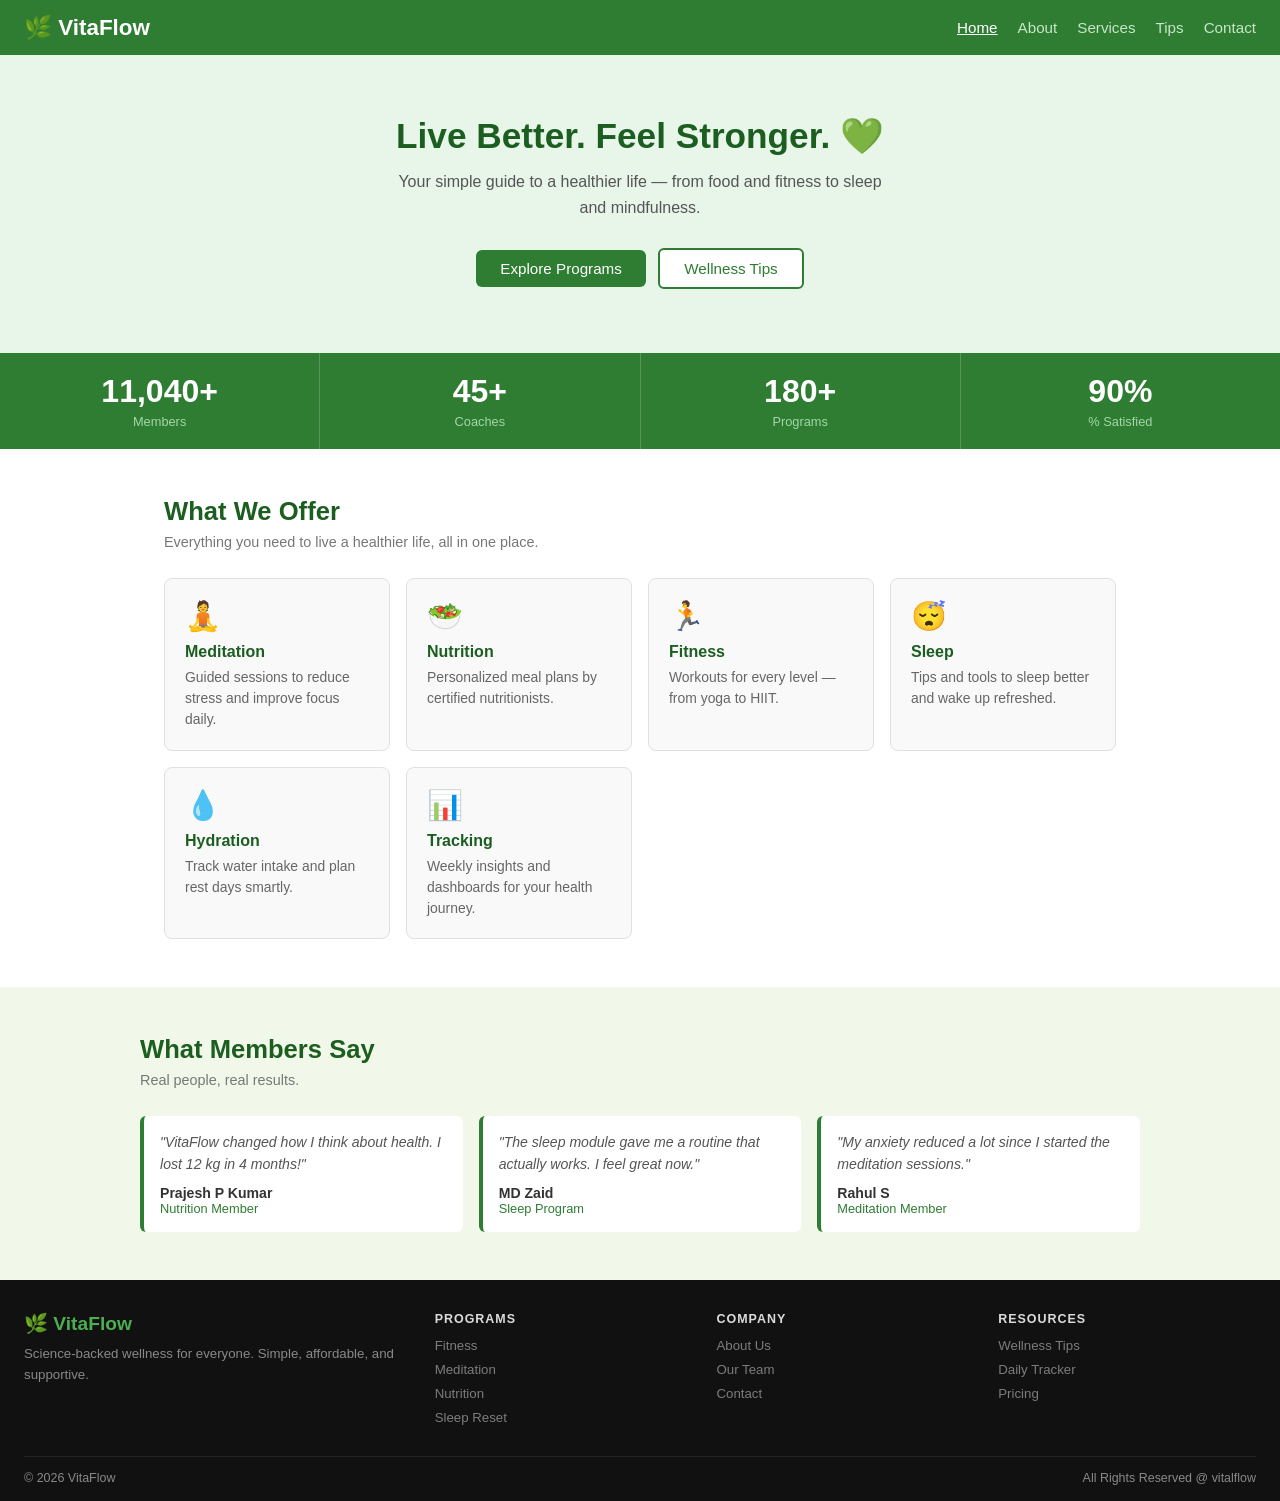
<file: index.html>
<!DOCTYPE html>
<html lang="en">
<head>
  <meta charset="UTF-8" />
  <meta name="viewport" content="width=device-width, initial-scale=1.0"/>
  <title>VitaFlow - Home</title>
  <link rel="stylesheet" href="style.css"/>
</head>
<body>

<nav>
  <a class="logo" href="index.html">🌿 VitaFlow</a>
  <ul class="nav-links">
    <li><a href="index.html" class="active">Home</a></li>
    <li><a href="about.html">About</a></li>
    <li><a href="services.html">Services</a></li>
    <li><a href="tips.html">Tips</a></li>
    <li><a href="contact.html">Contact</a></li>
  </ul>
</nav>

<div class="hero">
  <h1>Live Better. Feel Stronger. 💚</h1>
  <p>Your simple guide to a healthier life — from food and fitness to sleep and mindfulness.</p>
  <a href="services.html" class="btn btn-green">Explore Programs</a>
  <a href="tips.html" class="btn btn-white">Wellness Tips</a>
</div>

<div class="stats">
  <div class="stat"><div class="num" data-target="12000">0</div><div class="label">Members</div></div>
  <div class="stat"><div class="num" data-target="48">0</div><div class="label">Coaches</div></div>
  <div class="stat"><div class="num" data-target="200">0</div><div class="label">Programs</div></div>
  <div class="stat"><div class="num" data-target="98">0</div><div class="label">% Satisfied</div></div>
</div>

<div class="section">
  <h2>What We Offer</h2>
  <p class="sub">Everything you need to live a healthier life, all in one place.</p>
  <div class="grid">
    <div class="card"><div class="icon">🧘</div><h3>Meditation</h3><p>Guided sessions to reduce stress and improve focus daily.</p></div>
    <div class="card"><div class="icon">🥗</div><h3>Nutrition</h3><p>Personalized meal plans by certified nutritionists.</p></div>
    <div class="card"><div class="icon">🏃</div><h3>Fitness</h3><p>Workouts for every level — from yoga to HIIT.</p></div>
    <div class="card"><div class="icon">😴</div><h3>Sleep</h3><p>Tips and tools to sleep better and wake up refreshed.</p></div>
    <div class="card"><div class="icon">💧</div><h3>Hydration</h3><p>Track water intake and plan rest days smartly.</p></div>
    <div class="card"><div class="icon">📊</div><h3>Tracking</h3><p>Weekly insights and dashboards for your health journey.</p></div>
  </div>
</div>

<div class="bg-light">
  <div class="inner">
    <h2>What Members Say</h2>
    <p class="sub">Real people, real results.</p>
    <div class="testi-grid">
      <div class="testi"><p>"VitaFlow changed how I think about health. I lost 12 kg in 4 months!"</p><div class="name">Prajesh P Kumar</div><div class="role">Nutrition Member</div></div>
      <div class="testi"><p>"The sleep module gave me a routine that actually works. I feel great now."</p><div class="name">MD Zaid</div><div class="role">Sleep Program</div></div>
      <div class="testi"><p>"My anxiety reduced a lot since I started the meditation sessions."</p><div class="name">Rahul S</div><div class="role">Meditation Member</div></div>
    </div>
  </div>
</div>

<footer>
  <div class="footer-grid">
    <div class="brand">
      <div class="footer-logo">🌿 VitaFlow</div>
      <p>Science-backed wellness for everyone. Simple, affordable, and supportive.</p>
    </div>
    <div>
      <h5>Programs</h5>
      <ul>
        <li><a href="services.html">Fitness</a></li>
        <li><a href="services.html">Meditation</a></li>
        <li><a href="services.html">Nutrition</a></li>
        <li><a href="services.html">Sleep Reset</a></li>
      </ul>
    </div>
    <div>
      <h5>Company</h5>
      <ul>
        <li><a href="about.html">About Us</a></li>
        <li><a href="about.html">Our Team</a></li>
        <li><a href="contact.html">Contact</a></li>
      </ul>
    </div>
    <div>
      <h5>Resources</h5>
      <ul>
        <li><a href="tips.html">Wellness Tips</a></li>
        <li><a href="tips.html">Daily Tracker</a></li>
        <li><a href="services.html">Pricing</a></li>
      </ul>
    </div>
  </div>
  <div class="footer-bottom">
    <span>© 2026 VitaFlow</span>
    <span>All Rights Reserved @ vitalflow</span>
  </div>
</footer>

<script>
  const obs = new IntersectionObserver(entries => {
    entries.forEach(e => {
      if (!e.isIntersecting) return;
      const el = e.target, target = +el.dataset.target;
      let n = 0;
      const step = Math.ceil(target / 50);
      const t = setInterval(() => {
        n = Math.min(n + step, target);
        el.textContent = n.toLocaleString() + (target === 98 ? '%' : '+');
        if (n >= target) clearInterval(t);
      }, 28);
      obs.unobserve(el);
    });
  }, { threshold: 0.5 });
  document.querySelectorAll('[data-target]').forEach(el => obs.observe(el));
</script>

</body>
</html>
</file>
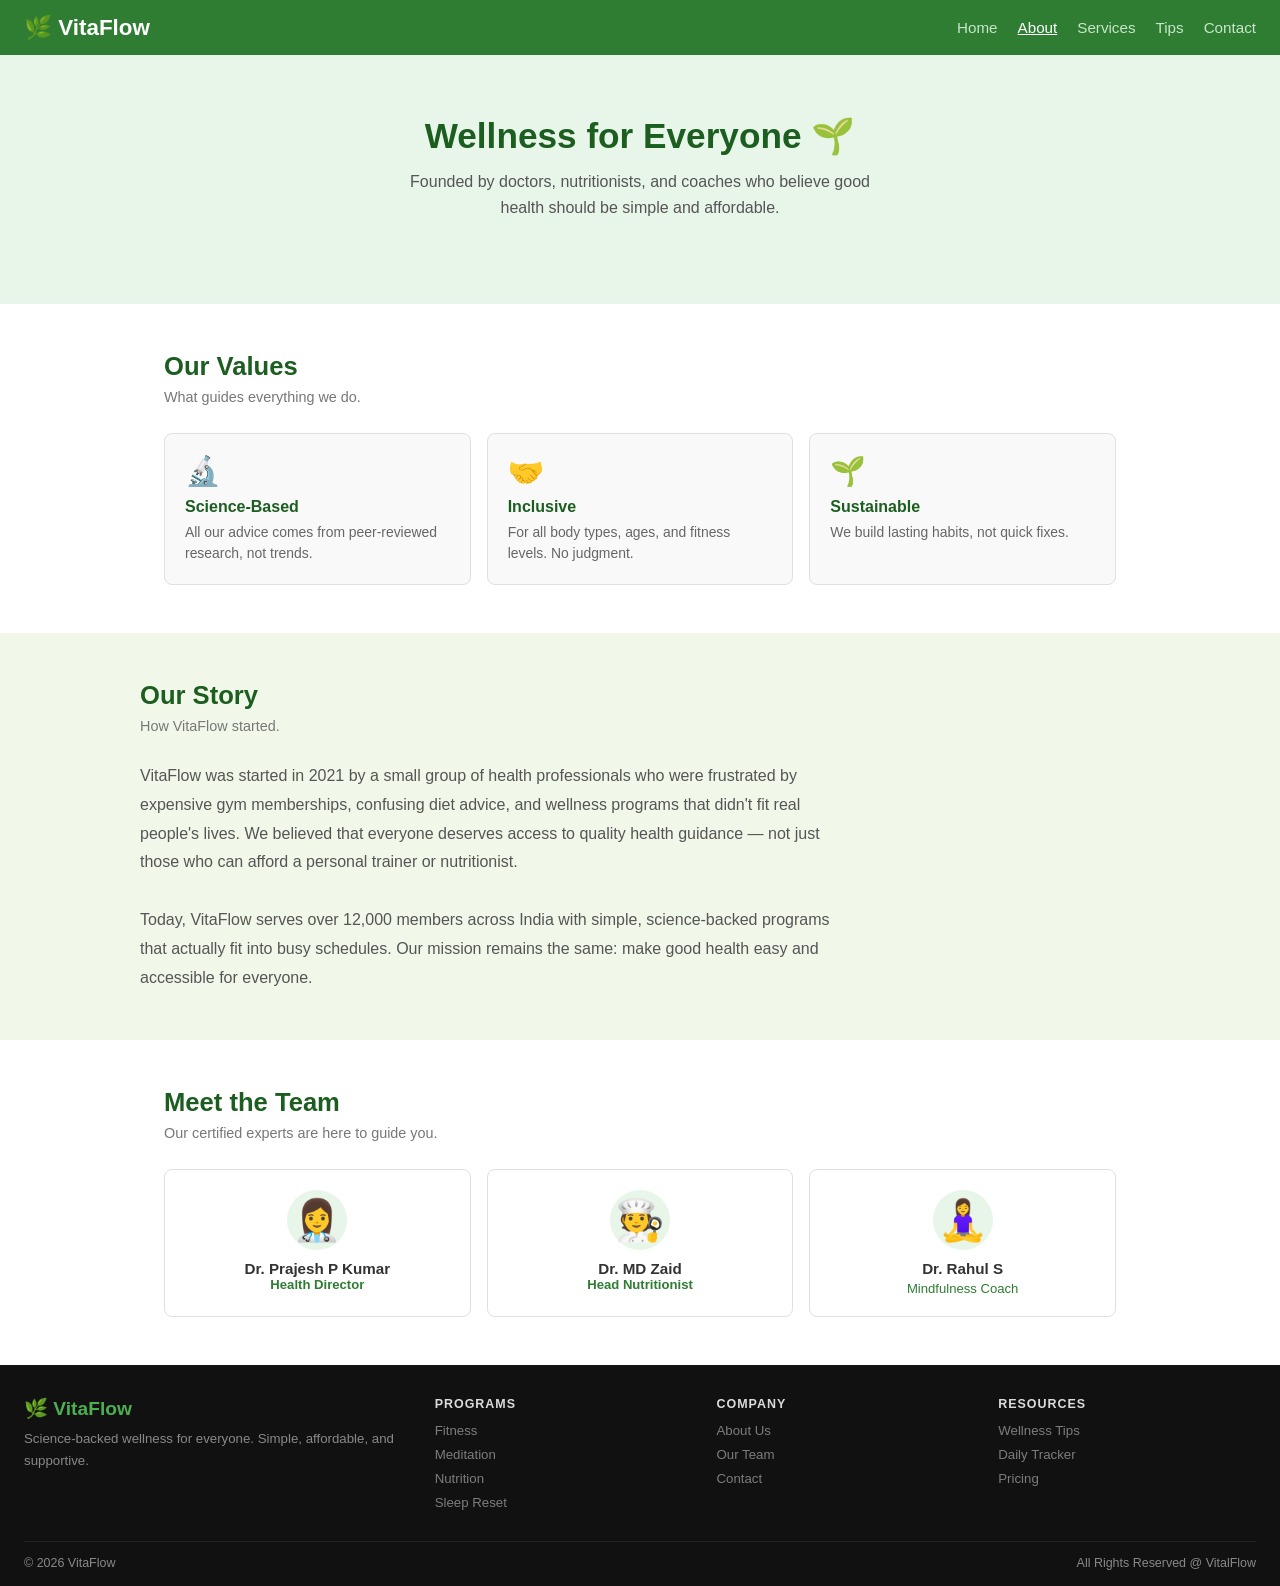
<file: about.html>
<!DOCTYPE html>
<html lang="en">
<head>
  <meta charset="UTF-8" />
  <meta name="viewport" content="width=device-width, initial-scale=1.0"/>
  <title>VitaFlow - About</title>
  <link rel="stylesheet" href="style.css"/>
</head>
<body>

<nav>
  <a class="logo" href="index.html">🌿 VitaFlow</a>
  <ul class="nav-links">
    <li><a href="index.html">Home</a></li>
    <li><a href="about.html" class="active">About</a></li>
    <li><a href="services.html">Services</a></li>
    <li><a href="tips.html">Tips</a></li>
    <li><a href="contact.html">Contact</a></li>
  </ul>
</nav>

<div class="hero">
  <h1>Wellness for Everyone 🌱</h1>
  <p>Founded by doctors, nutritionists, and coaches who believe good health should be simple and affordable.</p>
</div>

<div class="section">
  <h2>Our Values</h2>
  <p class="sub">What guides everything we do.</p>
  <div class="grid">
    <div class="card"><div class="icon">🔬</div><h3>Science-Based</h3><p>All our advice comes from peer-reviewed research, not trends.</p></div>
    <div class="card"><div class="icon">🤝</div><h3>Inclusive</h3><p>For all body types, ages, and fitness levels. No judgment.</p></div>
    <div class="card"><div class="icon">🌱</div><h3>Sustainable</h3><p>We build lasting habits, not quick fixes.</p></div>
  </div>
</div>

<div class="bg-light">
  <div class="inner">
    <h2>Our Story</h2>
    <p class="sub">How VitaFlow started.</p>
    <p style="color:#555; line-height:1.8; max-width:700px;">
      VitaFlow was started in 2021 by a small group of health professionals who were frustrated by expensive gym memberships,
      confusing diet advice, and wellness programs that didn't fit real people's lives. We believed that everyone deserves
      access to quality health guidance — not just those who can afford a personal trainer or nutritionist.
      <br><br>
      Today, VitaFlow serves over 12,000 members across India with simple, science-backed programs that actually fit into
      busy schedules. Our mission remains the same: make good health easy and accessible for everyone.
    </p>
  </div>
</div>

<div class="section">
  <h2>Meet the Team</h2>
  <p class="sub">Our certified experts are here to guide you.</p>
  <div class="team-grid">
    <div class="team-card"><div class="avatar">👩‍⚕️</div><h4>Dr. Prajesh P Kumar<p>Health Director</p></div>
    <div class="team-card"><div class="avatar">🧑‍🍳</div><h4>Dr. MD Zaid<p>Head Nutritionist</p></div>
    <div class="team-card"><div class="avatar">🧘‍♀️</div><h4>Dr. Rahul S</h4><p>Mindfulness Coach</p></div>
  </div>
</div>

<footer>
  <div class="footer-grid">
    <div class="brand">
      <div class="footer-logo">🌿 VitaFlow</div>
      <p>Science-backed wellness for everyone. Simple, affordable, and supportive.</p>
    </div>
    <div>
      <h5>Programs</h5>
      <ul>
        <li><a href="services.html">Fitness</a></li>
        <li><a href="services.html">Meditation</a></li>
        <li><a href="services.html">Nutrition</a></li>
        <li><a href="services.html">Sleep Reset</a></li>
      </ul>
    </div>
    <div>
      <h5>Company</h5>
      <ul>
        <li><a href="about.html">About Us</a></li>
        <li><a href="about.html">Our Team</a></li>
        <li><a href="contact.html">Contact</a></li>
      </ul>
    </div>
    <div>
      <h5>Resources</h5>
      <ul>
        <li><a href="tips.html">Wellness Tips</a></li>
        <li><a href="tips.html">Daily Tracker</a></li>
        <li><a href="services.html">Pricing</a></li>
      </ul>
    </div>
  </div>
  <div class="footer-bottom">
    <span>© 2026 VitaFlow</span>
    <span>All Rights Reserved @ VitalFlow</span>
  </div>
</footer>

</body>
</html>
</file>
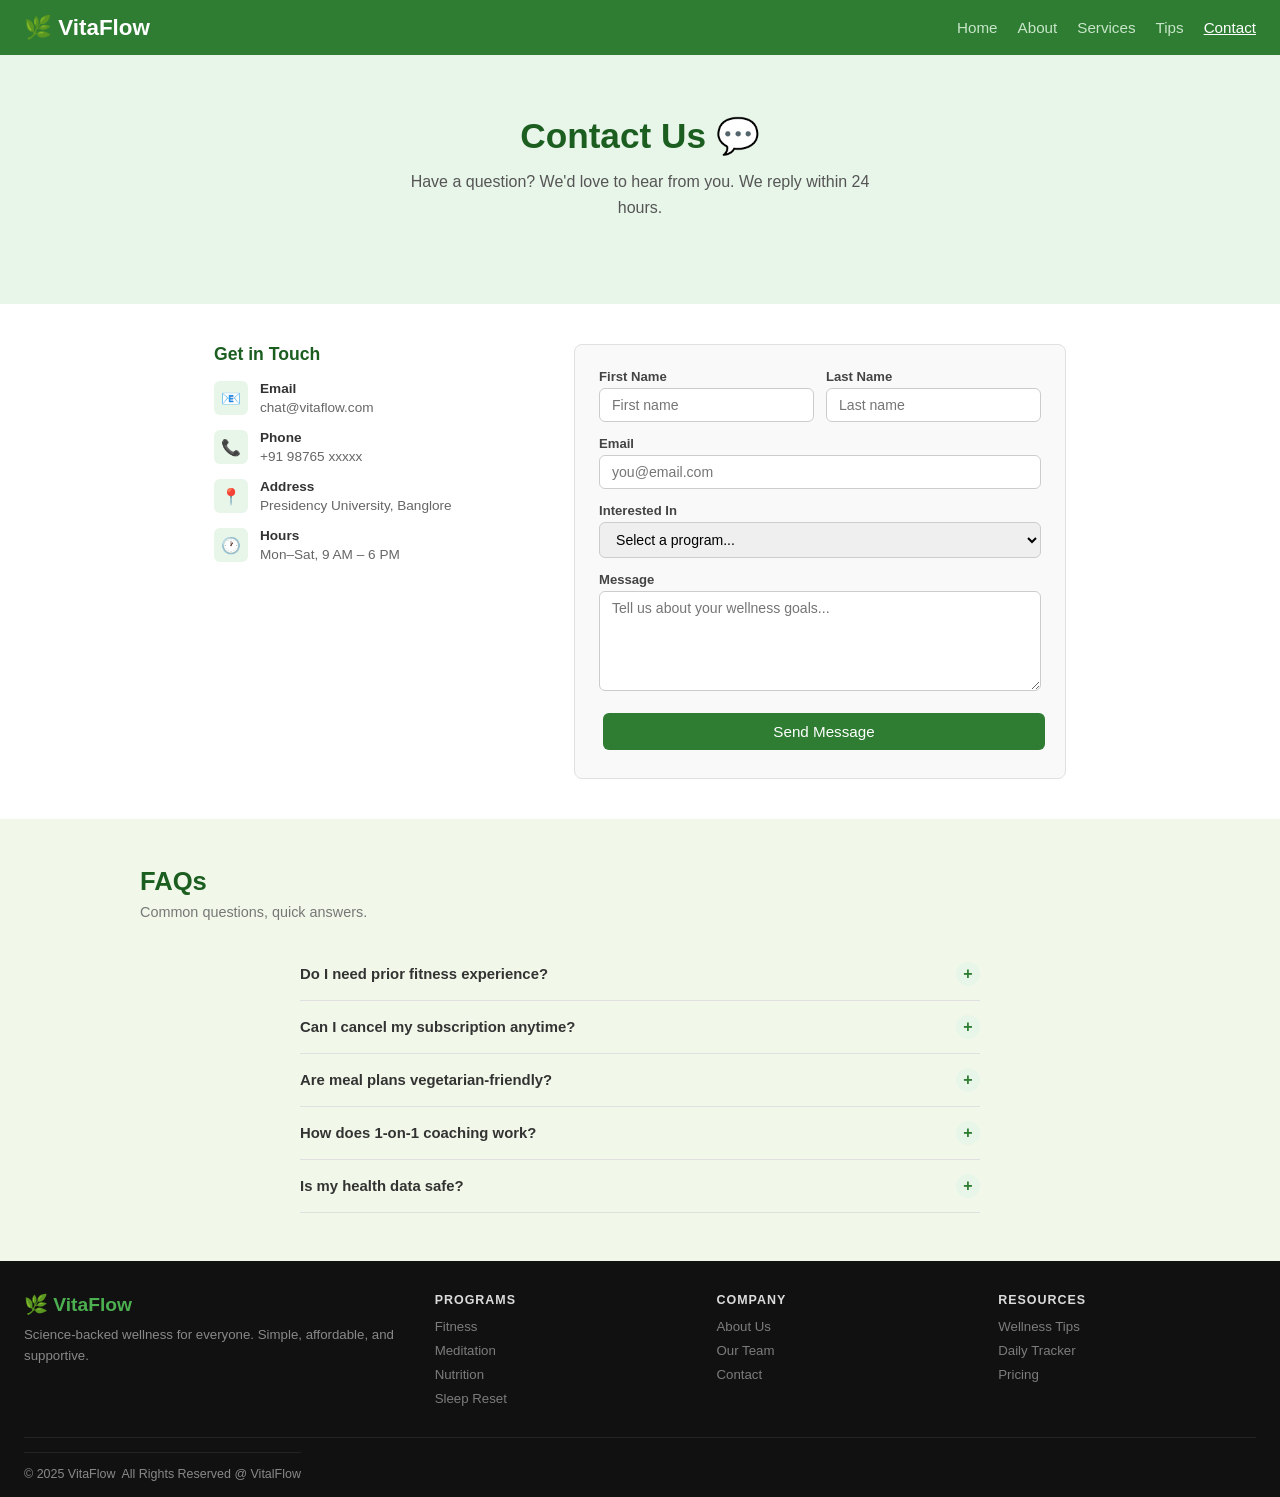
<file: contact.html>
<!DOCTYPE html>
<html lang="en">
<head>
  <meta charset="UTF-8" />
  <meta name="viewport" content="width=device-width, initial-scale=1.0"/>
  <title>VitaFlow - Contact</title>
  <link rel="stylesheet" href="style.css"/>
</head>
<body>

<nav>
  <a class="logo" href="index.html">🌿 VitaFlow</a>
  <ul class="nav-links">
    <li><a href="index.html">Home</a></li>
    <li><a href="about.html">About</a></li>
    <li><a href="services.html">Services</a></li>
    <li><a href="tips.html">Tips</a></li>
    <li><a href="contact.html" class="active">Contact</a></li>
  </ul>
</nav>

<div class="hero">
  <h1>Contact Us 💬</h1>
  <p>Have a question? We'd love to hear from you. We reply within 24 hours.</p>
</div>

<div class="contact-body">
  <div class="c-info">
    <h3>Get in Touch</h3>
    <div class="c-row"><div class="c-icon">📧</div><div><strong>Email</strong><span>chat@vitaflow.com</span></div></div>
    <div class="c-row"><div class="c-icon">📞</div><div><strong>Phone</strong><span>+91 98765 xxxxx</span></div></div>
    <div class="c-row"><div class="c-icon">📍</div><div><strong>Address</strong><span>Presidency University, Banglore</span></div></div>
    <div class="c-row"><div class="c-icon">🕐</div><div><strong>Hours</strong><span>Mon–Sat, 9 AM – 6 PM</span></div></div>
  </div>

  <div class="c-form">
    <div id="formInner">
      <div class="form-row">
        <div class="form-group"><label>First Name</label><input type="text" id="fname" placeholder="First name"/></div>
        <div class="form-group"><label>Last Name</label><input type="text" placeholder="Last name"/></div>
      </div>
      <div class="form-group"><label>Email</label><input type="email" id="email" placeholder="you@email.com"/></div>
      <div class="form-group">
        <label>Interested In</label>
        <select>
          <option>Select a program...</option>
          <option>Fitness</option>
          <option>Meditation</option>
          <option>Nutrition</option>
          <option>Sleep Reset</option>
          <option>1-on-1 Coaching</option>
          <option>General Inquiry</option>
        </select>
      </div>
      <div class="form-group"><label>Message</label><textarea placeholder="Tell us about your wellness goals..."></textarea></div>
      <button class="btn btn-green" style="width:100%" onclick="submitForm()">Send Message</button>
    </div>
    <div class="success-box" id="formSuccess">
      <div class="s-icon">✅</div>
      <h3>Message Sent!</h3>
      <p>We'll get back to you within 24 hours.</p>
      <br>
      <a href="tips.html" class="btn btn-white">Browse Tips</a>
    </div>
  </div>
</div>

<div class="bg-light">
  <div class="inner">
    <h2>FAQs</h2>
    <p class="sub">Common questions, quick answers.</p>
    <div class="faq-wrap" id="faqList"></div>
  </div>
</div>

<footer>
  <div class="footer-grid">
    <div class="brand">
      <div class="footer-logo">🌿 VitaFlow</div>
      <p>Science-backed wellness for everyone. Simple, affordable, and supportive.</p>
    </div>
    <div>
      <h5>Programs</h5>
      <ul>
        <li><a href="services.html">Fitness</a></li>
        <li><a href="services.html">Meditation</a></li>
        <li><a href="services.html">Nutrition</a></li>
        <li><a href="services.html">Sleep Reset</a></li>
      </ul>
    </div>
    <div>
      <h5>Company</h5>
      <ul>
        <li><a href="about.html">About Us</a></li>
        <li><a href="about.html">Our Team</a></li>
        <li><a href="contact.html">Contact</a></li>
      </ul>
    </div>
    <div>
      <h5>Resources</h5>
      <ul>
        <li><a href="tips.html">Wellness Tips</a></li>
        <li><a href="tips.html">Daily Tracker</a></li>
        <li><a href="services.html">Pricing</a></li>
      </ul>
    </div>
  </div>
  <div class="footer-bottom">
  <div class="footer-bottom">
    <span>© 2025 VitaFlow</span>
    <span>All Rights Reserved @ VitalFlow</span>
  </div>
</footer>

<script>
  const faqs = [
    { q:'Do I need prior fitness experience?',   a:'No! Our programs suit all levels, including complete beginners.' },
    { q:'Can I cancel my subscription anytime?', a:'Yes — no contracts. Cancel or pause anytime from your account.' },
    { q:'Are meal plans vegetarian-friendly?',   a:'Yes! We support vegetarian, vegan, gluten-free, and other needs.' },
    { q:'How does 1-on-1 coaching work?',        a:'Premium members get 45-min video sessions with a certified coach.' },
    { q:'Is my health data safe?',               a:'All data is encrypted and never shared. Delete it anytime you want.' },
  ];

  document.getElementById('faqList').innerHTML = faqs.map((f, i) => `
    <div class="faq-item" id="faq${i}">
      <div class="faq-q" onclick="document.getElementById('faq${i}').classList.toggle('open')">
        <span>${f.q}</span><div class="faq-icon">+</div>
      </div>
      <div class="faq-a">${f.a}</div>
    </div>
  `).join('');

  function submitForm() {
    if (!document.getElementById('fname').value || !document.getElementById('email').value) {
      alert('Please fill in your name and email.'); return;
    }
    document.getElementById('formInner').style.display = 'none';
    document.getElementById('formSuccess').style.display = 'block';
  }
</script>

</body>
</html>
</file>
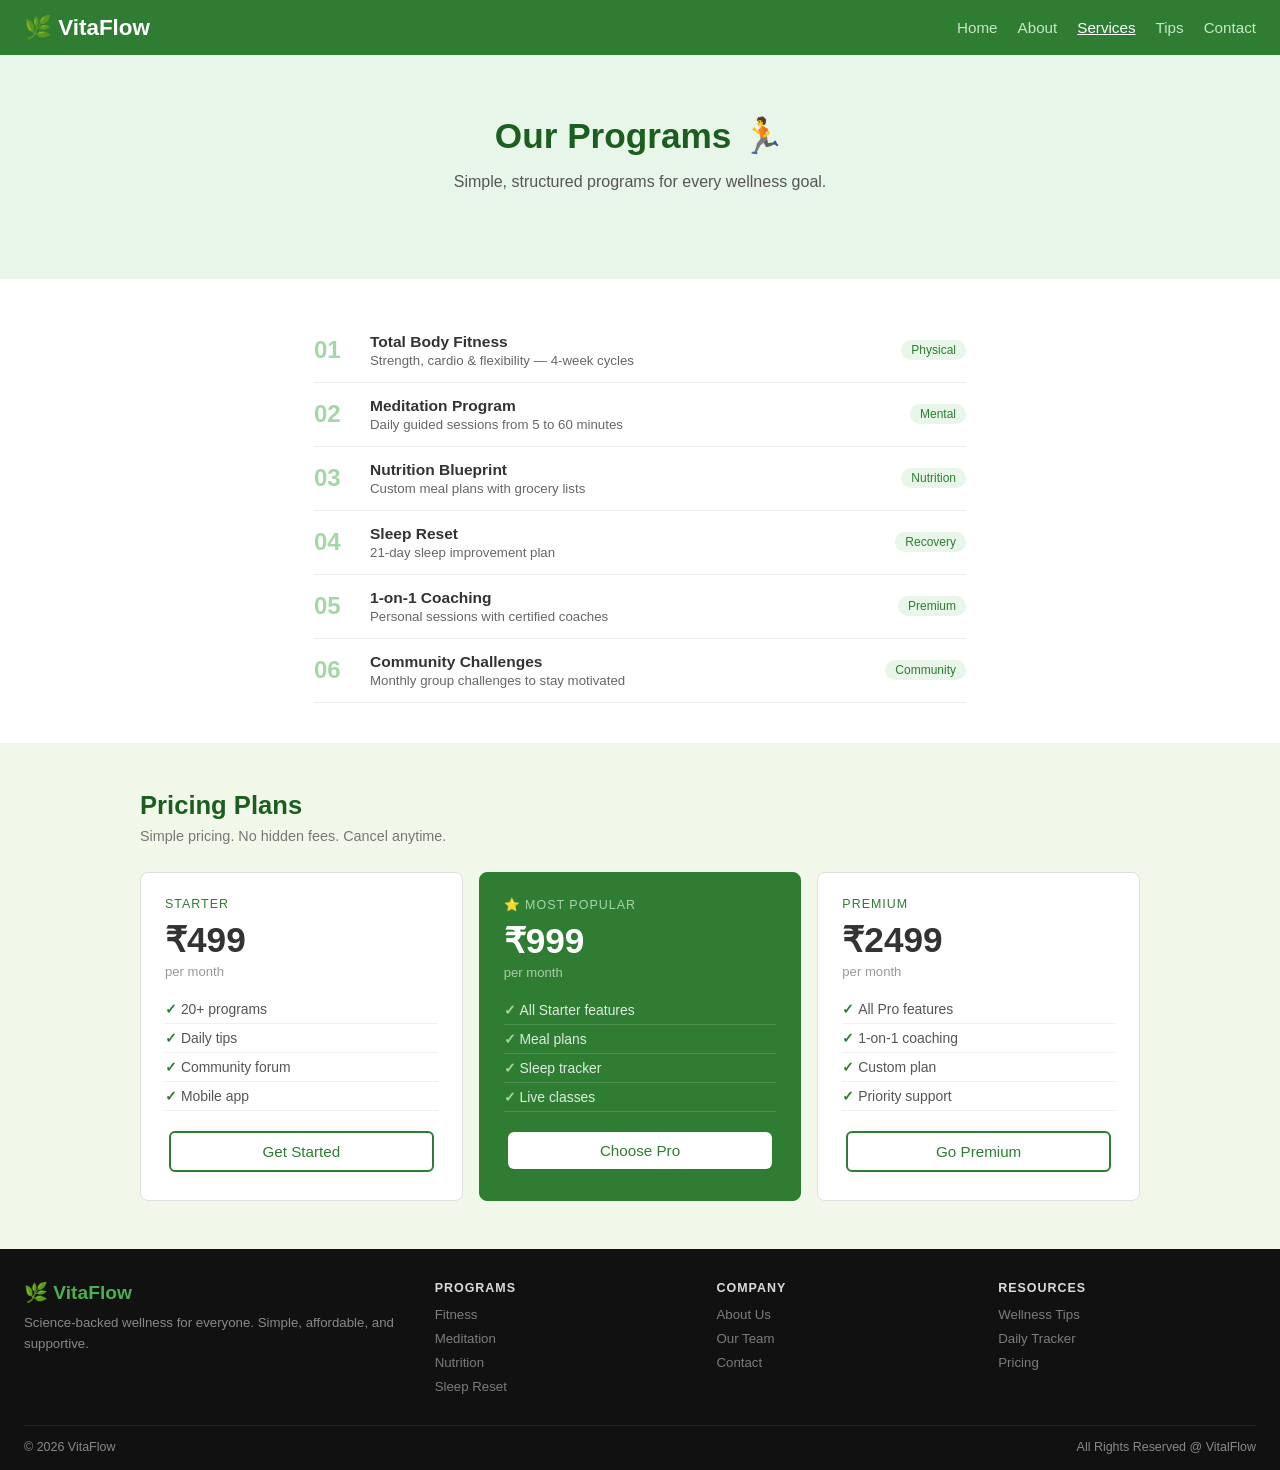
<file: services.html>
<!DOCTYPE html>
<html lang="en">
<head>
  <meta charset="UTF-8" />
  <meta name="viewport" content="width=device-width, initial-scale=1.0"/>
  <title>VitaFlow - Services</title>
  <link rel="stylesheet" href="style.css"/>
</head>
<body>

<nav>
  <a class="logo" href="index.html">🌿 VitaFlow</a>
  <ul class="nav-links">
    <li><a href="index.html">Home</a></li>
    <li><a href="about.html">About</a></li>
    <li><a href="services.html" class="active">Services</a></li>
    <li><a href="tips.html">Tips</a></li>
    <li><a href="contact.html">Contact</a></li>
  </ul>
</nav>

<div class="hero">
  <h1>Our Programs 🏃</h1>
  <p>Simple, structured programs for every wellness goal.</p>
</div>

<div class="svc-list">
  <div class="svc-row"><div class="svc-num">01</div><div class="svc-info"><h3>Total Body Fitness</h3><p>Strength, cardio & flexibility — 4-week cycles</p></div><span class="svc-tag">Physical</span></div>
  <div class="svc-row"><div class="svc-num">02</div><div class="svc-info"><h3>Meditation Program</h3><p>Daily guided sessions from 5 to 60 minutes</p></div><span class="svc-tag">Mental</span></div>
  <div class="svc-row"><div class="svc-num">03</div><div class="svc-info"><h3>Nutrition Blueprint</h3><p>Custom meal plans with grocery lists</p></div><span class="svc-tag">Nutrition</span></div>
  <div class="svc-row"><div class="svc-num">04</div><div class="svc-info"><h3>Sleep Reset</h3><p>21-day sleep improvement plan</p></div><span class="svc-tag">Recovery</span></div>
  <div class="svc-row"><div class="svc-num">05</div><div class="svc-info"><h3>1-on-1 Coaching</h3><p>Personal sessions with certified coaches</p></div><span class="svc-tag">Premium</span></div>
  <div class="svc-row"><div class="svc-num">06</div><div class="svc-info"><h3>Community Challenges</h3><p>Monthly group challenges to stay motivated</p></div><span class="svc-tag">Community</span></div>
</div>

<div class="bg-light">
  <div class="inner">
    <h2>Pricing Plans</h2>
    <p class="sub">Simple pricing. No hidden fees. Cancel anytime.</p>
    <div class="price-grid">
      <div class="price-card">
        <div class="plan">Starter</div>
        <div class="price">₹499</div>
        <div class="per">per month</div>
        <ul>
          <li>20+ programs</li>
          <li>Daily tips</li>
          <li>Community forum</li>
          <li>Mobile app</li>
        </ul>
        <a href="contact.html" class="btn btn-white" style="display:block;text-align:center;">Get Started</a>
      </div>
      <div class="price-card featured">
        <div class="plan">⭐ Most Popular</div>
        <div class="price">₹999</div>
        <div class="per">per month</div>
        <ul>
          <li>All Starter features</li>
          <li>Meal plans</li>
          <li>Sleep tracker</li>
          <li>Live classes</li>
        </ul>
        <a href="contact.html" class="btn" style="display:block;text-align:center;background:#fff;color:#2e7d32;border-radius:6px;padding:10px;">Choose Pro</a>
      </div>
      <div class="price-card">
        <div class="plan">Premium</div>
        <div class="price">₹2499</div>
        <div class="per">per month</div>
        <ul>
          <li>All Pro features</li>
          <li>1-on-1 coaching</li>
          <li>Custom plan</li>
          <li>Priority support</li>
        </ul>
        <a href="contact.html" class="btn btn-white" style="display:block;text-align:center;">Go Premium</a>
      </div>
    </div>
  </div>
</div>

<footer>
  <div class="footer-grid">
    <div class="brand">
      <div class="footer-logo">🌿 VitaFlow</div>
      <p>Science-backed wellness for everyone. Simple, affordable, and supportive.</p>
    </div>
    <div>
      <h5>Programs</h5>
      <ul>
        <li><a href="services.html">Fitness</a></li>
        <li><a href="services.html">Meditation</a></li>
        <li><a href="services.html">Nutrition</a></li>
        <li><a href="services.html">Sleep Reset</a></li>
      </ul>
    </div>
    <div>
      <h5>Company</h5>
      <ul>
        <li><a href="about.html">About Us</a></li>
        <li><a href="about.html">Our Team</a></li>
        <li><a href="contact.html">Contact</a></li>
      </ul>
    </div>
    <div>
      <h5>Resources</h5>
      <ul>
        <li><a href="tips.html">Wellness Tips</a></li>
        <li><a href="tips.html">Daily Tracker</a></li>
        <li><a href="services.html">Pricing</a></li>
      </ul>
    </div>
  </div>
  <div class="footer-bottom">
    <span>© 2026 VitaFlow</span>
    <span>All Rights Reserved @ VitalFlow</span>
  </div>
</footer>

</body>
</html>
</file>
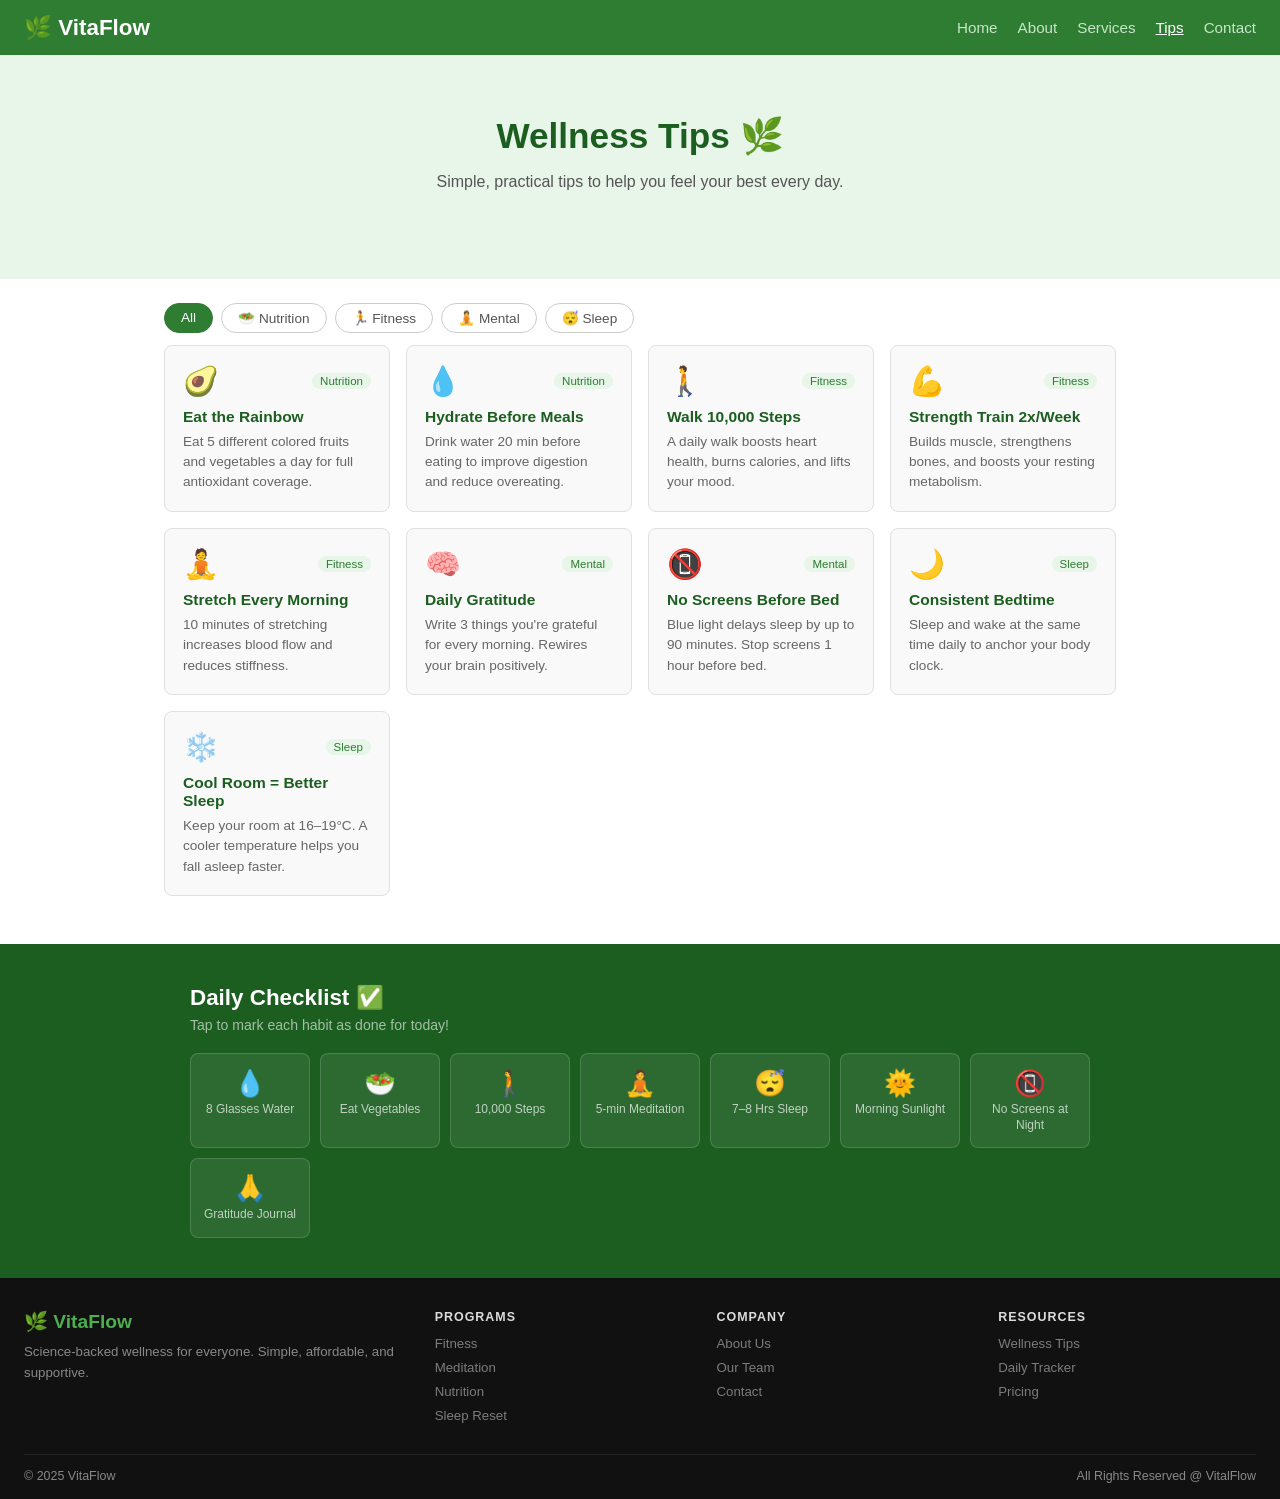
<file: tips.html>
<!DOCTYPE html>
<html lang="en">
<head>
  <meta charset="UTF-8" />
  <meta name="viewport" content="width=device-width, initial-scale=1.0"/>
  <title>VitaFlow - Wellness Tips</title>
  <link rel="stylesheet" href="style.css"/>
</head>
<body>

<nav>
  <a class="logo" href="index.html">🌿 VitaFlow</a>
  <ul class="nav-links">
    <li><a href="index.html">Home</a></li>
    <li><a href="about.html">About</a></li>
    <li><a href="services.html">Services</a></li>
    <li><a href="tips.html" class="active">Tips</a></li>
    <li><a href="contact.html">Contact</a></li>
  </ul>
</nav>

<div class="hero">
  <h1>Wellness Tips 🌿</h1>
  <p>Simple, practical tips to help you feel your best every day.</p>
</div>

<div class="filter-row">
  <button class="f-btn active" onclick="filterTips('all',this)">All</button>
  <button class="f-btn" onclick="filterTips('nutrition',this)">🥗 Nutrition</button>
  <button class="f-btn" onclick="filterTips('fitness',this)">🏃 Fitness</button>
  <button class="f-btn" onclick="filterTips('mental',this)">🧘 Mental</button>
  <button class="f-btn" onclick="filterTips('sleep',this)">😴 Sleep</button>
</div>

<div class="tips-grid" id="tipsGrid"></div>

<div class="tracker-bg">
  <div class="inner">
    <h2>Daily Checklist ✅</h2>
    <p>Tap to mark each habit as done for today!</p>
    <div class="tracker-grid" id="trackerGrid"></div>
  </div>
</div>

<footer>
  <div class="footer-grid">
    <div class="brand">
      <div class="footer-logo">🌿 VitaFlow</div>
      <p>Science-backed wellness for everyone. Simple, affordable, and supportive.</p>
    </div>
    <div>
      <h5>Programs</h5>
      <ul>
        <li><a href="services.html">Fitness</a></li>
        <li><a href="services.html">Meditation</a></li>
        <li><a href="services.html">Nutrition</a></li>
        <li><a href="services.html">Sleep Reset</a></li>
      </ul>
    </div>
    <div>
      <h5>Company</h5>
      <ul>
        <li><a href="about.html">About Us</a></li>
        <li><a href="about.html">Our Team</a></li>
        <li><a href="contact.html">Contact</a></li>
      </ul>
    </div>
    <div>
      <h5>Resources</h5>
      <ul>
        <li><a href="tips.html">Wellness Tips</a></li>
        <li><a href="tips.html">Daily Tracker</a></li>
        <li><a href="services.html">Pricing</a></li>
      </ul>
    </div>
  </div>
  <div class="footer-bottom">
    <span>© 2025 VitaFlow</span>
    <span>All Rights Reserved @ VitalFlow</span>
  </div>
</footer>

<script>
  const tips = [
    { cat:'nutrition', emoji:'🥑', badge:'Nutrition', title:'Eat the Rainbow',        desc:'Eat 5 different colored fruits and vegetables a day for full antioxidant coverage.' },
    { cat:'nutrition', emoji:'💧', badge:'Nutrition', title:'Hydrate Before Meals',   desc:'Drink water 20 min before eating to improve digestion and reduce overeating.' },
    { cat:'fitness',   emoji:'🚶', badge:'Fitness',   title:'Walk 10,000 Steps',      desc:'A daily walk boosts heart health, burns calories, and lifts your mood.' },
    { cat:'fitness',   emoji:'💪', badge:'Fitness',   title:'Strength Train 2x/Week', desc:'Builds muscle, strengthens bones, and boosts your resting metabolism.' },
    { cat:'fitness',   emoji:'🧘', badge:'Fitness',   title:'Stretch Every Morning',  desc:'10 minutes of stretching increases blood flow and reduces stiffness.' },
    { cat:'mental',    emoji:'🧠', badge:'Mental',    title:'Daily Gratitude',        desc:"Write 3 things you're grateful for every morning. Rewires your brain positively." },
    { cat:'mental',    emoji:'📵', badge:'Mental',    title:'No Screens Before Bed',  desc:'Blue light delays sleep by up to 90 minutes. Stop screens 1 hour before bed.' },
    { cat:'sleep',     emoji:'🌙', badge:'Sleep',     title:'Consistent Bedtime',     desc:'Sleep and wake at the same time daily to anchor your body clock.' },
    { cat:'sleep',     emoji:'❄️', badge:'Sleep',     title:'Cool Room = Better Sleep',desc:'Keep your room at 16–19°C. A cooler temperature helps you fall asleep faster.' },
  ];

  function renderTips(filter) {
    const list = filter === 'all' ? tips : tips.filter(t => t.cat === filter);
    document.getElementById('tipsGrid').innerHTML = list.map(t => `
      <div class="tip-card">
        <div class="top"><div class="emoji">${t.emoji}</div><span class="badge">${t.badge}</span></div>
        <h3>${t.title}</h3>
        <p>${t.desc}</p>
      </div>
    `).join('');
  }
  renderTips('all');

  function filterTips(cat, btn) {
    document.querySelectorAll('.f-btn').forEach(b => b.classList.remove('active'));
    btn.classList.add('active');
    renderTips(cat);
  }

  const items = [
    { icon:'💧', label:'8 Glasses Water' },
    { icon:'🥗', label:'Eat Vegetables' },
    { icon:'🚶', label:'10,000 Steps' },
    { icon:'🧘', label:'5-min Meditation' },
    { icon:'😴', label:'7–8 Hrs Sleep' },
    { icon:'🌞', label:'Morning Sunlight' },
    { icon:'📵', label:'No Screens at Night' },
    { icon:'🙏', label:'Gratitude Journal' },
  ];

  document.getElementById('trackerGrid').innerHTML = items.map((it, i) => `
    <div class="t-item" id="ti${i}" onclick="this.classList.toggle('done')">
      <div class="t-icon">${it.icon}</div>
      <div class="t-label">${it.label}</div>
    </div>
  `).join('');
</script>

</body>
</html>
</file>
<file: style.css>
* { margin: 0; padding: 0; box-sizing: border-box; }

body {
  font-family: Arial, sans-serif;
  background: #fff;
  color: #333;
}

nav {
  background: #2e7d32;
  padding: 14px 24px;
  display: flex;
  align-items: center;
  justify-content: space-between;
  position: sticky;
  top: 0;
  z-index: 10;
}

.logo {
  color: #fff;
  font-size: 1.4rem;
  font-weight: bold;
  text-decoration: none;
}

.nav-links {
  list-style: none;
  display: flex;
  gap: 20px;
}

.nav-links a {
  color: #c8e6c9;
  text-decoration: none;
  font-size: 0.95rem;
}

.nav-links a:hover,
.nav-links a.active {
  color: #fff;
  text-decoration: underline;
}

.hero {
  background: #e8f5e9;
  padding: 60px 24px;
  text-align: center;
}

.hero h1 { font-size: 2.2rem; color: #1b5e20; margin-bottom: 12px; }
.hero p  { font-size: 1rem; color: #555; max-width: 500px; margin: 0 auto 24px; line-height: 1.6; }

.btn {
  display: inline-block;
  padding: 10px 24px;
  border-radius: 6px;
  font-size: 0.95rem;
  cursor: pointer;
  border: none;
  margin: 4px;
  text-decoration: none;
}

.btn-green { background: #2e7d32; color: #fff; }
.btn-green:hover { background: #1b5e20; }
.btn-white { background: #fff; color: #2e7d32; border: 2px solid #2e7d32; }
.btn-white:hover { background: #2e7d32; color: #fff; }

.stats {
  display: flex;
  background: #2e7d32;
  text-align: center;
}
.stat { flex: 1; padding: 20px 10px; border-right: 1px solid rgba(255,255,255,0.2); }
.stat:last-child { border-right: none; }
.stat .num   { font-size: 2rem; font-weight: bold; color: #fff; }
.stat .label { font-size: 0.8rem; color: #a5d6a7; margin-top: 4px; }

.section {
  padding: 48px 24px;
  max-width: 1000px;
  margin: 0 auto;
}
.section h2 { font-size: 1.6rem; color: #1b5e20; margin-bottom: 8px; }
.section p.sub { color: #777; font-size: 0.9rem; margin-bottom: 28px; }

.grid {
  display: grid;
  grid-template-columns: repeat(auto-fit, minmax(220px, 1fr));
  gap: 16px;
}

.card {
  background: #f9f9f9;
  border: 1px solid #e0e0e0;
  border-radius: 8px;
  padding: 20px;
}
.card:hover { box-shadow: 0 4px 12px rgba(0,0,0,0.08); }
.card .icon { font-size: 1.8rem; margin-bottom: 10px; }
.card h3 { font-size: 1rem; color: #1b5e20; margin-bottom: 6px; }
.card p  { font-size: 0.87rem; color: #666; line-height: 1.5; }

.bg-light { background: #f1f8e9; padding: 48px 24px; }
.bg-light .inner { max-width: 1000px; margin: 0 auto; }
.bg-light h2 { font-size: 1.6rem; color: #1b5e20; margin-bottom: 8px; }
.bg-light p.sub { color: #777; font-size: 0.9rem; margin-bottom: 28px; }

.testi-grid {
  display: grid;
  grid-template-columns: repeat(auto-fit, minmax(220px, 1fr));
  gap: 16px;
}
.testi {
  background: #fff;
  border-left: 4px solid #2e7d32;
  border-radius: 6px;
  padding: 16px;
}
.testi p    { font-size: 0.88rem; color: #555; font-style: italic; margin-bottom: 10px; line-height: 1.5; }
.testi .name { font-weight: bold; font-size: 0.88rem; }
.testi .role { font-size: 0.8rem; color: #2e7d32; }

.team-grid {
  display: grid;
  grid-template-columns: repeat(auto-fit, minmax(180px, 1fr));
  gap: 16px;
}
.team-card {
  background: #fff;
  border: 1px solid #e0e0e0;
  border-radius: 8px;
  padding: 20px;
  text-align: center;
}
.team-card .avatar {
  font-size: 2.5rem;
  background: #e8f5e9;
  width: 60px; height: 60px;
  border-radius: 50%;
  display: flex; align-items: center; justify-content: center;
  margin: 0 auto 10px;
}
.team-card h4 { font-size: 0.95rem; margin-bottom: 4px; }
.team-card p  { font-size: 0.82rem; color: #2e7d32; }

.svc-list { max-width: 700px; margin: 0 auto; padding: 40px 24px; }
.svc-row {
  display: flex;
  align-items: center;
  gap: 16px;
  padding: 14px 0;
  border-bottom: 1px solid #eee;
}
.svc-num { font-size: 1.5rem; font-weight: bold; color: #a5d6a7; min-width: 40px; }
.svc-info h3 { font-size: 0.97rem; margin-bottom: 2px; }
.svc-info p  { font-size: 0.83rem; color: #666; }
.svc-tag {
  margin-left: auto;
  background: #e8f5e9;
  color: #2e7d32;
  font-size: 0.75rem;
  padding: 3px 10px;
  border-radius: 20px;
  white-space: nowrap;
}

.price-grid {
  display: grid;
  grid-template-columns: repeat(auto-fit, minmax(220px, 1fr));
  gap: 16px;
}
.price-card {
  background: #fff;
  border: 1.5px solid #e0e0e0;
  border-radius: 8px;
  padding: 24px;
}
.price-card.featured { background: #2e7d32; color: #fff; border-color: #2e7d32; }
.price-card .plan  { font-size: 0.78rem; text-transform: uppercase; letter-spacing: 0.08em; color: #2e7d32; margin-bottom: 8px; }
.price-card.featured .plan { color: #a5d6a7; }
.price-card .price { font-size: 2.2rem; font-weight: bold; margin-bottom: 4px; }
.price-card .per   { font-size: 0.82rem; color: #999; margin-bottom: 16px; }
.price-card.featured .per { color: rgba(255,255,255,0.6); }
.price-card ul { list-style: none; margin-bottom: 20px; }
.price-card ul li { font-size: 0.87rem; padding: 6px 0; border-bottom: 1px solid #f0f0f0; color: #555; }
.price-card.featured ul li { color: rgba(255,255,255,0.85); border-bottom-color: rgba(255,255,255,0.15); }
.price-card ul li::before { content: "✓ "; color: #2e7d32; font-weight: bold; }
.price-card.featured ul li::before { color: #a5d6a7; }

.filter-row {
  display: flex; gap: 8px; flex-wrap: wrap;
  max-width: 1000px; margin: 0 auto;
  padding: 24px 24px 12px;
}
.f-btn {
  padding: 6px 16px;
  border-radius: 20px;
  border: 1.5px solid #ccc;
  background: transparent;
  font-size: 0.85rem;
  cursor: pointer;
  color: #555;
  font-family: Arial, sans-serif;
}
.f-btn.active, .f-btn:hover { background: #2e7d32; border-color: #2e7d32; color: #fff; }

.tips-grid {
  display: grid;
  grid-template-columns: repeat(auto-fit, minmax(220px, 1fr));
  gap: 16px;
  max-width: 1000px;
  margin: 0 auto;
  padding: 0 24px 48px;
}
.tip-card {
  background: #f9f9f9;
  border: 1px solid #e0e0e0;
  border-radius: 8px;
  padding: 18px;
}
.tip-card:hover { box-shadow: 0 4px 12px rgba(0,0,0,0.07); }
.tip-card .top { display: flex; justify-content: space-between; align-items: center; margin-bottom: 10px; }
.tip-card .emoji { font-size: 1.8rem; }
.tip-card .badge { font-size: 0.72rem; background: #e8f5e9; color: #2e7d32; padding: 2px 8px; border-radius: 20px; }
.tip-card h3 { font-size: 0.97rem; color: #1b5e20; margin-bottom: 6px; }
.tip-card p  { font-size: 0.85rem; color: #666; line-height: 1.5; }

.tracker-bg { background: #1b5e20; padding: 40px 24px; }
.tracker-bg .inner { max-width: 900px; margin: 0 auto; }
.tracker-bg h2 { color: #fff; font-size: 1.4rem; margin-bottom: 6px; }
.tracker-bg p  { color: rgba(255,255,255,0.6); font-size: 0.88rem; margin-bottom: 20px; }
.tracker-grid {
  display: grid;
  grid-template-columns: repeat(auto-fit, minmax(110px, 1fr));
  gap: 10px;
}
.t-item {
  background: rgba(255,255,255,0.08);
  border: 1px solid rgba(255,255,255,0.15);
  border-radius: 8px;
  padding: 14px 8px;
  text-align: center;
  cursor: pointer;
}
.t-item:hover { background: rgba(255,255,255,0.15); }
.t-item.done  { background: rgba(165,214,167,0.2); border-color: #a5d6a7; }
.t-item .t-icon  { font-size: 1.6rem; margin-bottom: 4px; }
.t-item .t-label { font-size: 0.75rem; color: rgba(255,255,255,0.7); line-height: 1.3; }

.contact-body {
  display: grid;
  grid-template-columns: 1fr 1.5fr;
  gap: 32px;
  max-width: 900px;
  margin: 0 auto;
  padding: 40px 24px;
}
.c-info h3 { font-size: 1.1rem; color: #1b5e20; margin-bottom: 16px; }
.c-row {
  display: flex; align-items: flex-start; gap: 12px; margin-bottom: 14px;
}
.c-icon {
  background: #e8f5e9;
  border-radius: 6px;
  width: 34px; height: 34px;
  display: flex; align-items: center; justify-content: center;
  font-size: 1rem; flex-shrink: 0;
}
.c-row strong { display: block; font-size: 0.85rem; margin-bottom: 2px; }
.c-row span   { font-size: 0.85rem; color: #666; }
.c-form {
  background: #f9f9f9;
  border: 1px solid #e0e0e0;
  border-radius: 8px;
  padding: 24px;
}
.form-group { margin-bottom: 14px; }
.form-group label { display: block; font-size: 0.82rem; font-weight: bold; margin-bottom: 4px; color: #444; }
.form-group input,
.form-group textarea,
.form-group select {
  width: 100%;
  padding: 8px 12px;
  border: 1.5px solid #ccc;
  border-radius: 6px;
  font-size: 0.88rem;
  font-family: Arial, sans-serif;
  outline: none;
}
.form-group input:focus,
.form-group textarea:focus,
.form-group select:focus { border-color: #2e7d32; }
.form-group textarea { resize: vertical; min-height: 100px; }
.form-row { display: grid; grid-template-columns: 1fr 1fr; gap: 12px; }
.success-box { display: none; text-align: center; padding: 24px; }
.success-box .s-icon { font-size: 2.5rem; margin-bottom: 12px; }
.success-box h3 { color: #1b5e20; margin-bottom: 8px; }
.success-box p  { color: #666; font-size: 0.88rem; }

.faq-wrap { max-width: 680px; margin: 0 auto; }
.faq-item { border-bottom: 1px solid #e0e0e0; padding: 14px 0; }
.faq-q {
  display: flex; justify-content: space-between; align-items: center;
  cursor: pointer; font-size: 0.93rem; font-weight: bold;
}
.faq-icon {
  width: 24px; height: 24px;
  background: #e8f5e9; border-radius: 50%;
  display: flex; align-items: center; justify-content: center;
  color: #2e7d32; font-size: 1rem; flex-shrink: 0;
  transition: transform 0.25s;
}
.faq-a {
  max-height: 0; overflow: hidden;
  font-size: 0.87rem; color: #555; line-height: 1.6;
  transition: max-height 0.3s ease, padding 0.2s;
}
.faq-item.open .faq-a    { max-height: 120px; padding-top: 8px; }
.faq-item.open .faq-icon { transform: rotate(45deg); background: #2e7d32; color: #fff; }

footer {
  background: #111;
  color: rgba(255,255,255,0.5);
  padding: 32px 24px 16px;
}
.footer-grid {
  display: grid;
  grid-template-columns: 1.5fr 1fr 1fr 1fr;
  gap: 24px;
  margin-bottom: 24px;
}
.footer-logo { color: #4caf50; font-size: 1.2rem; font-weight: bold; margin-bottom: 8px; }
.footer-grid .brand p { font-size: 0.83rem; line-height: 1.6; }
.footer-grid h5 {
  font-size: 0.78rem; text-transform: uppercase; letter-spacing: 0.08em;
  color: rgba(255,255,255,0.85); margin-bottom: 10px;
}
.footer-grid ul { list-style: none; }
.footer-grid ul li { margin-bottom: 6px; }
.footer-grid ul a { color: rgba(255,255,255,0.45); text-decoration: none; font-size: 0.83rem; }
.footer-grid ul a:hover { color: #fff; }
.footer-bottom {
  border-top: 1px solid rgba(255,255,255,0.08);
  padding-top: 14px;
  display: flex; justify-content: space-between;
  font-size: 0.78rem; flex-wrap: wrap; gap: 6px;
}

@media (max-width: 680px) {
  .hero h1 { font-size: 1.6rem; }
  .stats { flex-wrap: wrap; }
  .contact-body { grid-template-columns: 1fr; }
  .footer-grid { grid-template-columns: 1fr 1fr; }
  .form-row { grid-template-columns: 1fr; }
  .nav-links { gap: 12px; }
}
</file>
